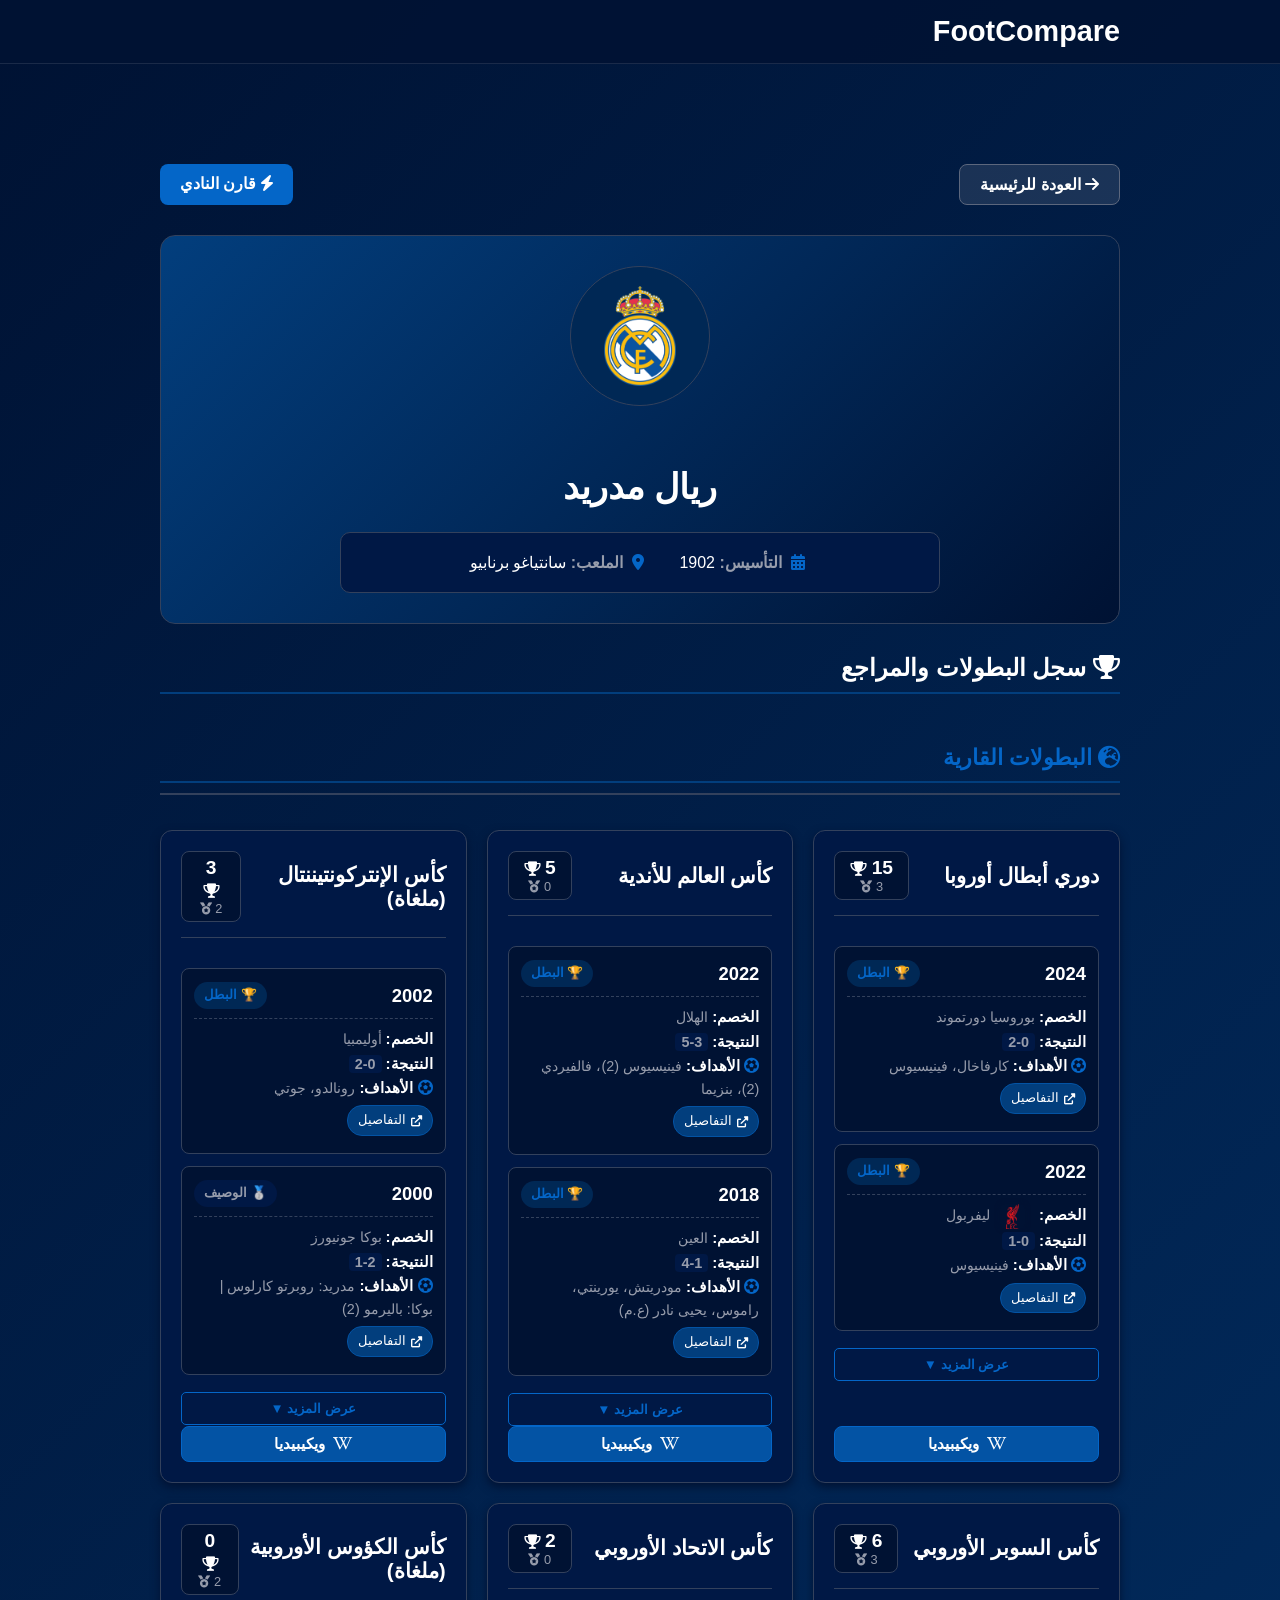
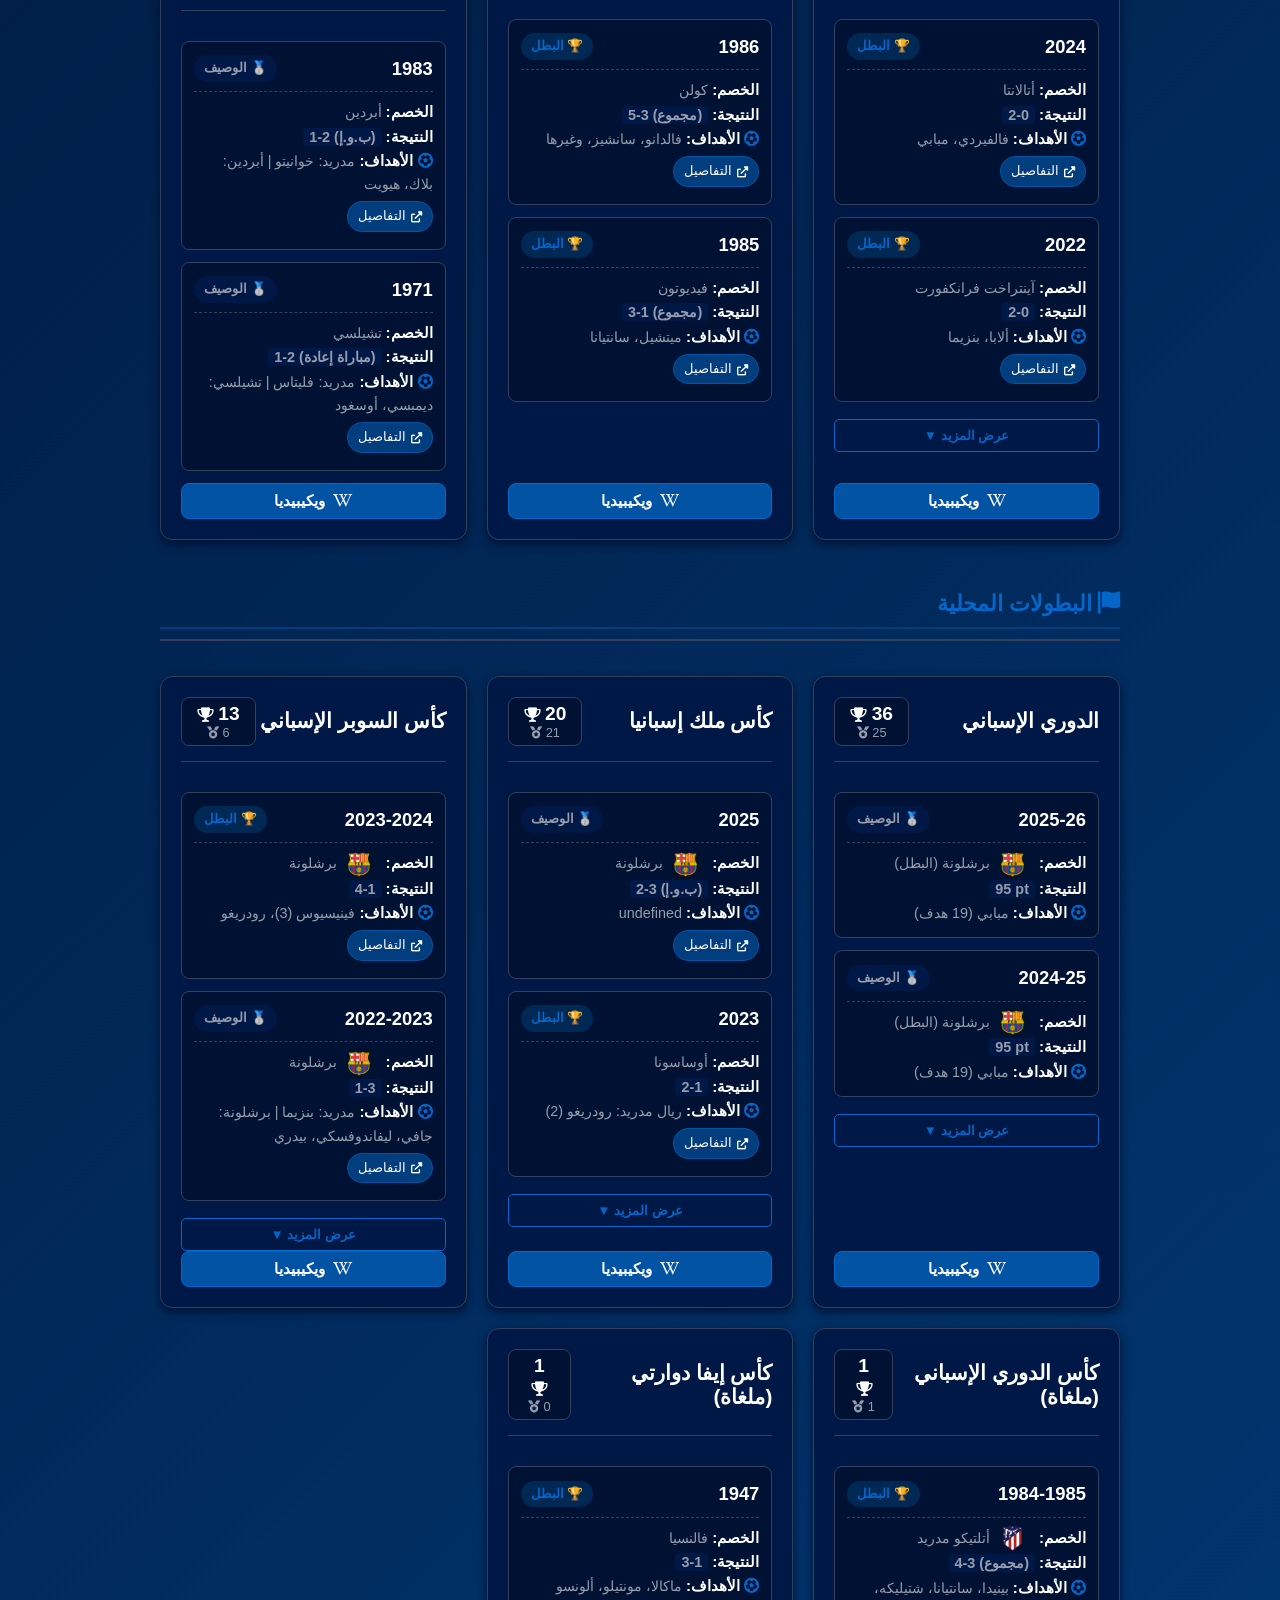
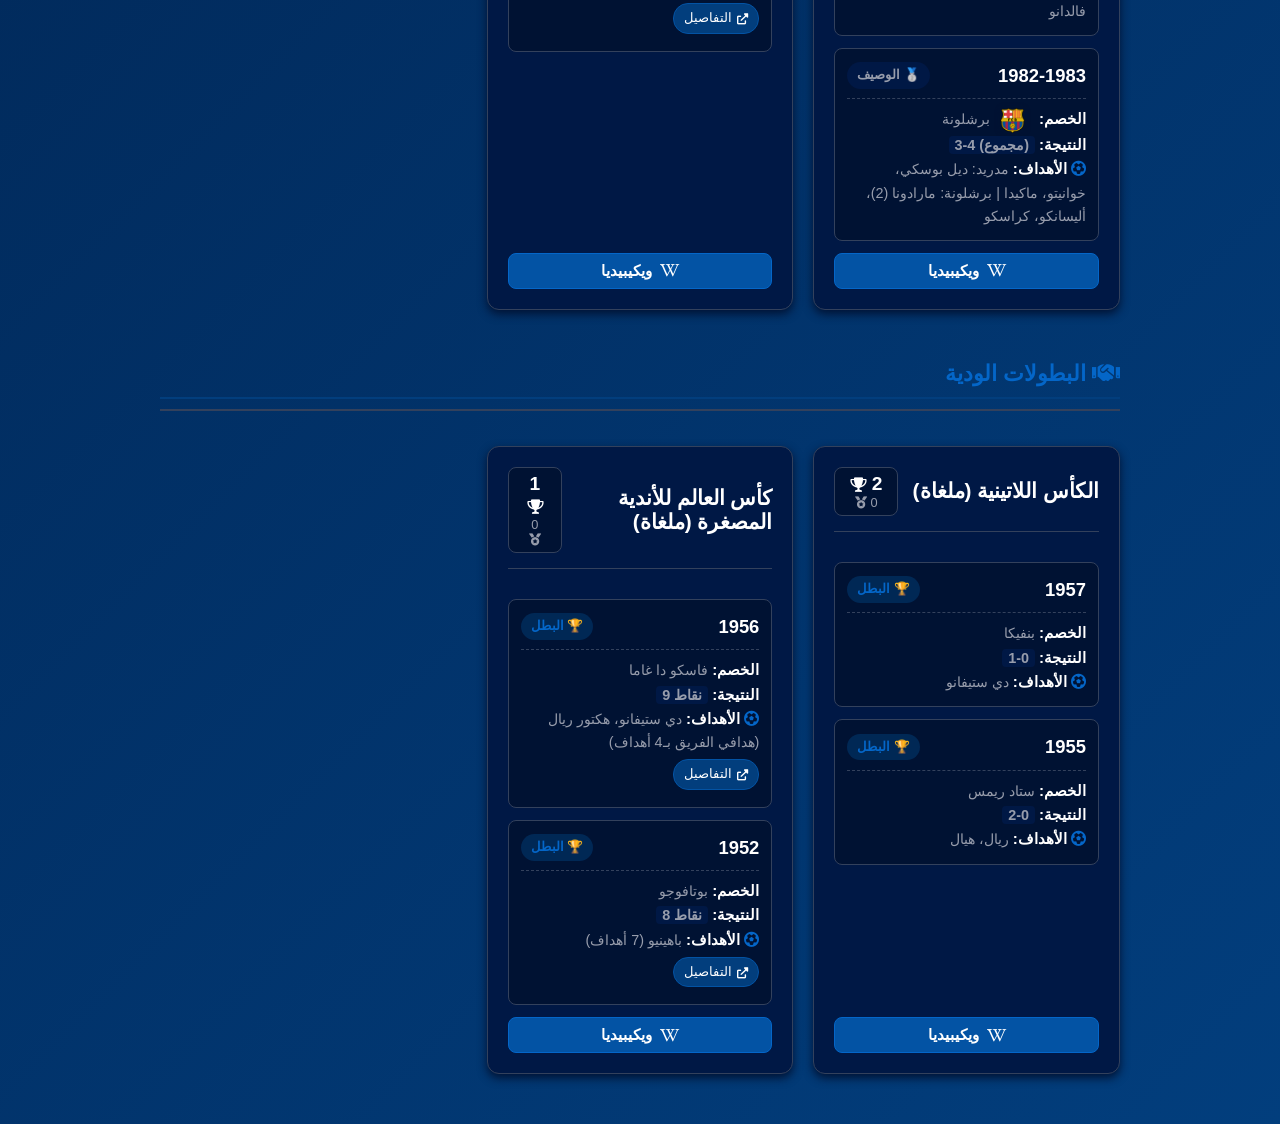
<file: club.html>
<!DOCTYPE html>
<html lang="ar" dir="rtl">
<head>
    <meta charset="UTF-8">
    <meta name="viewport" content="width=device-width, initial-scale=1.0">
    <title>تفاصيل النادي - FootCompare</title>
    <link rel="stylesheet" href="style.css">
    <link rel="stylesheet" href="https://cdnjs.cloudflare.com/ajax/libs/font-awesome/6.0.0/css/all.min.css">
</head>
<body>

    <header>
        <div class="header-container">
            <a href="index.html" class="logo" style="text-decoration: none; color: white;">FootCompare</a>
        </div>
    </header>

    <main class="club-page-main">
        <div class="page-actions">
            <a href="index.html" class="action-btn back-btn"><i class="fas fa-arrow-right"></i> <span id="backText">العودة للرئيسية</span></a>
            <a href="index.html" class="action-btn compare-action-btn"><i class="fas fa-bolt"></i> <span id="compText">قارن مع نادي آخر</span></a>
        </div>

        <section class="club-profile" id="clubProfile">
            </section>

        <section class="club-trophies">
            <h2><i class="fas fa-trophy"></i> <span id="trophiesTitle">سجل البطولات والمراجع</span></h2>
            <div class="trophies-grid" id="trophiesGrid">
                </div>
        </section>
    </main>
    <script src="database.js" charset="utf-8"></script>
    <script src="club.js" charset="utf-8"></script>
</body>
</html>
</file>
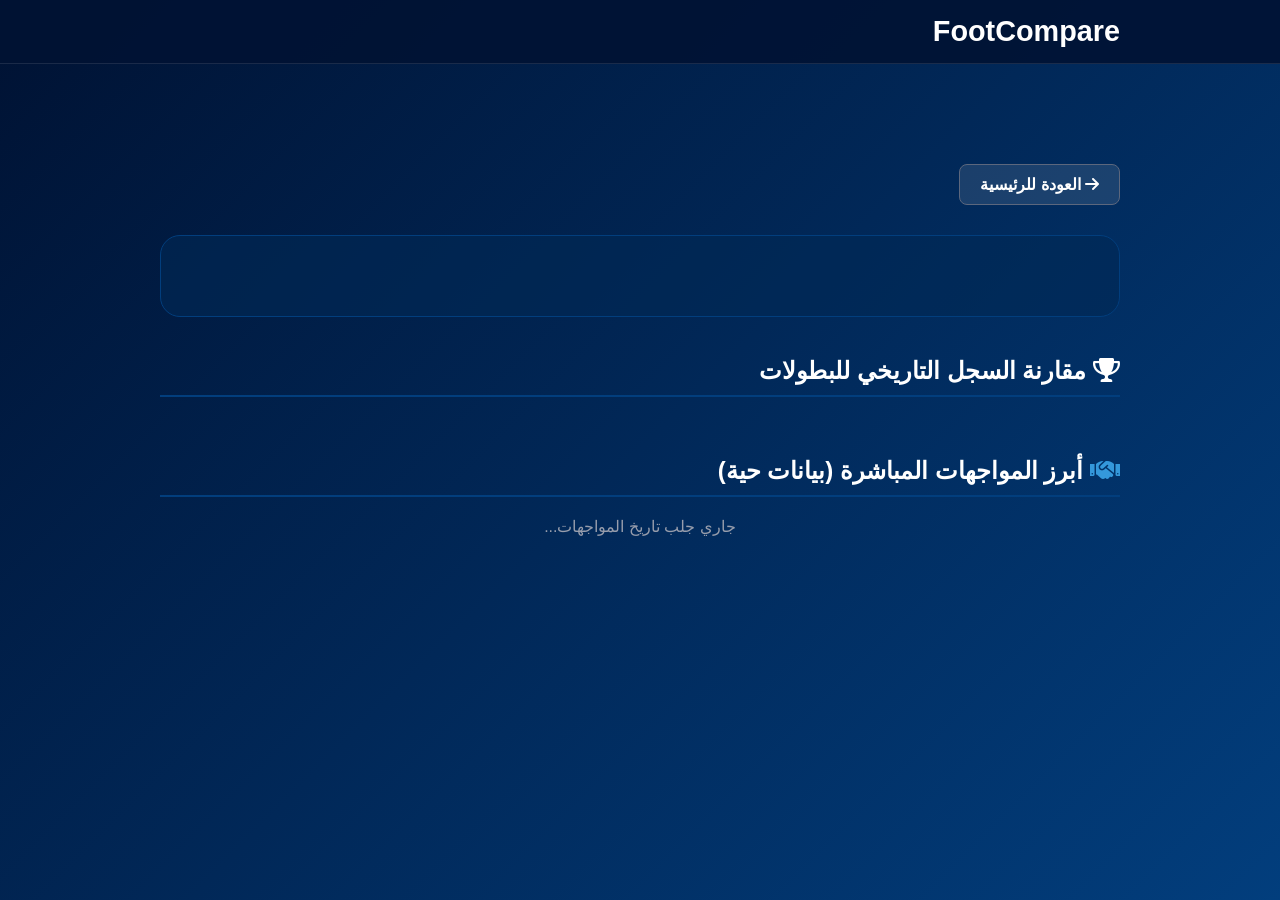
<file: compare.html>
<!DOCTYPE html>
<html lang="ar" dir="rtl">
<head>
    <meta charset="UTF-8">
    <meta name="viewport" content="width=device-width, initial-scale=1.0">
    <title>نتيجة المقارنة - FootCompare</title>
    <link rel="stylesheet" href="style.css">
    <link rel="stylesheet" href="https://cdnjs.cloudflare.com/ajax/libs/font-awesome/6.0.0/css/all.min.css">
</head>
<body>
    <header>
        <div class="header-container">
            <a href="index.html" class="logo" style="text-decoration: none; color: white;">FootCompare</a>
        </div>
    </header>

    <main class="club-page-main">
        <div class="page-actions">
            <a href="index.html" class="action-btn back-btn"><i class="fas fa-arrow-right"></i> <span id="backText">العودة للرئيسية</span></a>
        </div>

        <section class="club-profile" id="compareHeader" style="justify-content: space-around; text-align: center;">
        </section>

        <section class="club-trophies" style="margin-bottom: 40px;">
            <h2><i class="fas fa-trophy"></i> <span id="trophiesTitle">مقارنة السجل التاريخي للبطولات</span></h2>
            <div id="trophiesCompareGrid" style="display: grid; gap: 15px; margin-top: 20px;">
            </div>
        </section>

        <section class="club-trophies">
            <h2><i class="fas fa-handshake" style="color: #3498db;"></i> <span id="h2hTitle">أبرز المواجهات المباشرة (بيانات حية)</span></h2>
            <div id="matchesList" style="display: grid; gap: 15px; margin-top: 20px;">
                <p style="color: var(--light-grey); text-align: center;" id="loadingText">جاري جلب تاريخ المواجهات...</p>
            </div>
        </section>
    </main>
    <script src="database.js" charset="utf-8"></script>
    <script src="compare.js" charset="utf-8"></script>
</body>
</html>
</file>
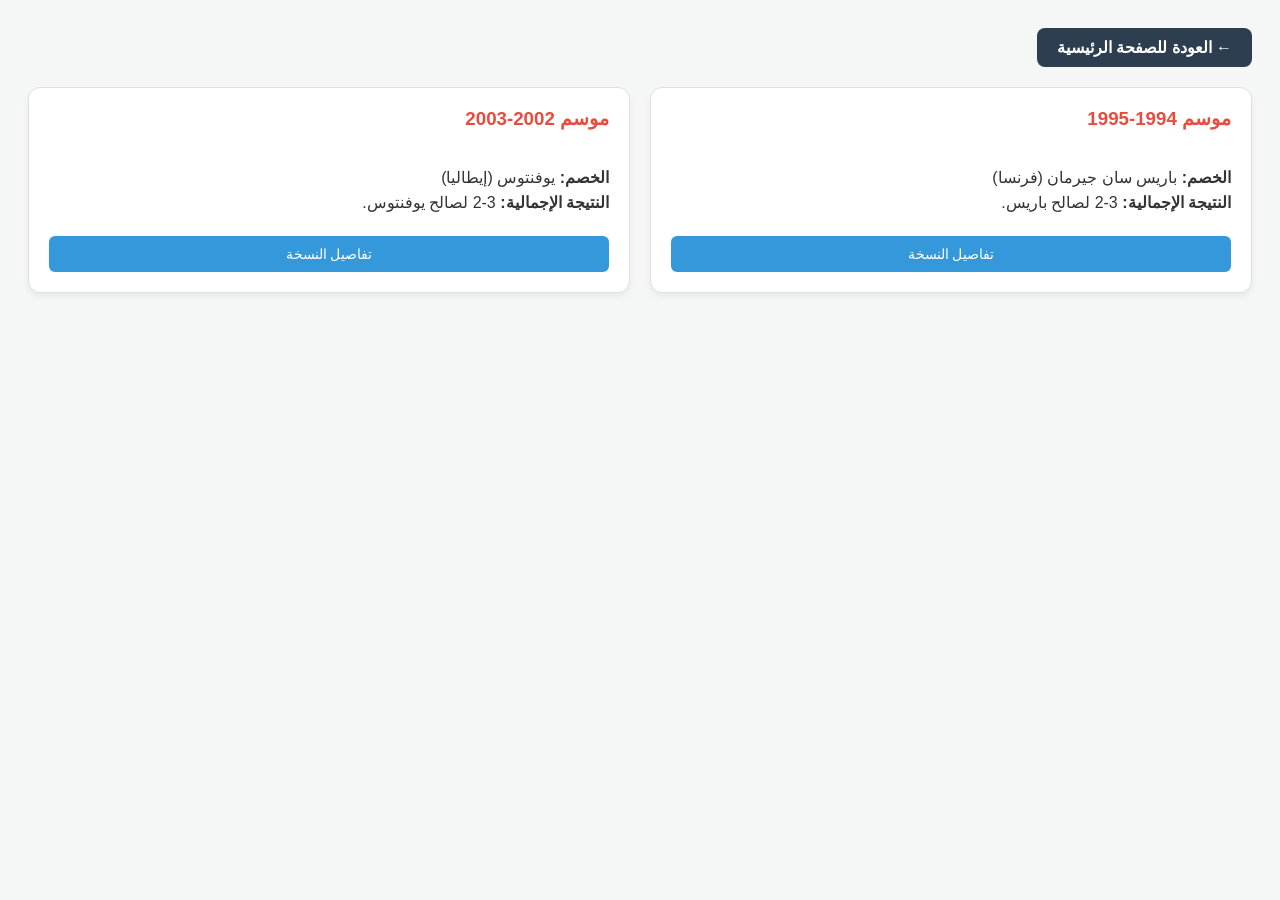
<file: Quarter-finals.html>
<!DOCTYPE html>
<html lang="ar" dir="rtl">
<head>
<meta charset="UTF-8">
<meta name="viewport" content="width=device-width, initial-scale=1.0">
<title>إحصائيات ربع النهائي</title>
<style>
    body {
        font-family: 'Segoe UI', Tahoma, Geneva, Verdana, sans-serif;
        background-color: #f4f7f6;
        color: #333;
        padding: 20px;
    }

    /* تصميم زر العودة للصفحة الرئيسية */
    .home-btn {
        display: inline-block;
        background-color: #2c3e50;
        color: #fff;
        padding: 10px 20px;
        text-decoration: none;
        border-radius: 8px;
        font-weight: bold;
        margin-bottom: 20px;
        transition: background-color 0.3s ease;
    }

    .home-btn:hover {
        background-color: #1a252f;
    }

    /* حاوية البطاقات */
    .cards-container {
        display: grid;
        grid-template-columns: repeat(auto-fit, minmax(300px, 1fr));
        gap: 20px;
    }

    /* تصميم بطاقة الموسم المتناسقة */
    .season-card {
        background-color: #fff;
        border: 1px solid #e0e0e0;
        border-radius: 12px;
        padding: 20px;
        box-shadow: 0 4px 6px rgba(0,0,0,0.05);
        display: flex;
        flex-direction: column;
        justify-content: space-between;
    }

    .season-card h3 {
        margin-top: 0;
        color: #e74c3c; /* لون مميز للعنوان */
    }

    .season-card p {
        line-height: 1.6;
        margin-bottom: 20px;
    }

    /* تصميم زر تفاصيل النسخة */
    .details-btn {
        display: inline-block;
        text-align: center;
        background-color: #3498db;
        color: #fff;
        padding: 10px 15px;
        text-decoration: none;
        border-radius: 6px;
        font-size: 14px;
        transition: background-color 0.3s ease;
    }

    .details-btn:hover {
        background-color: #2980b9;
    }
</style>
</head>
<body>

    <a href="index.html" class="home-btn">← العودة للصفحة الرئيسية</a>

    <div class="cards-container">
        <div class="season-card">
            <h3>موسم 1994-1995</h3>
            <p><strong>الخصم:</strong> باريس سان جيرمان (فرنسا)<br>
            <strong>النتيجة الإجمالية:</strong> 3-2 لصالح باريس.</p>
            <a href="season-details.html" class="details-btn">تفاصيل النسخة</a>
        </div>
        
        <div class="season-card">
            <h3>موسم 2002-2003</h3>
            <p><strong>الخصم:</strong> يوفنتوس (إيطاليا)<br>
            <strong>النتيجة الإجمالية:</strong> 3-2 لصالح يوفنتوس.</p>
            <a href="season-details.html" class="details-btn">تفاصيل النسخة</a>
        </div>
    </div>

</body>
</html>
</file>
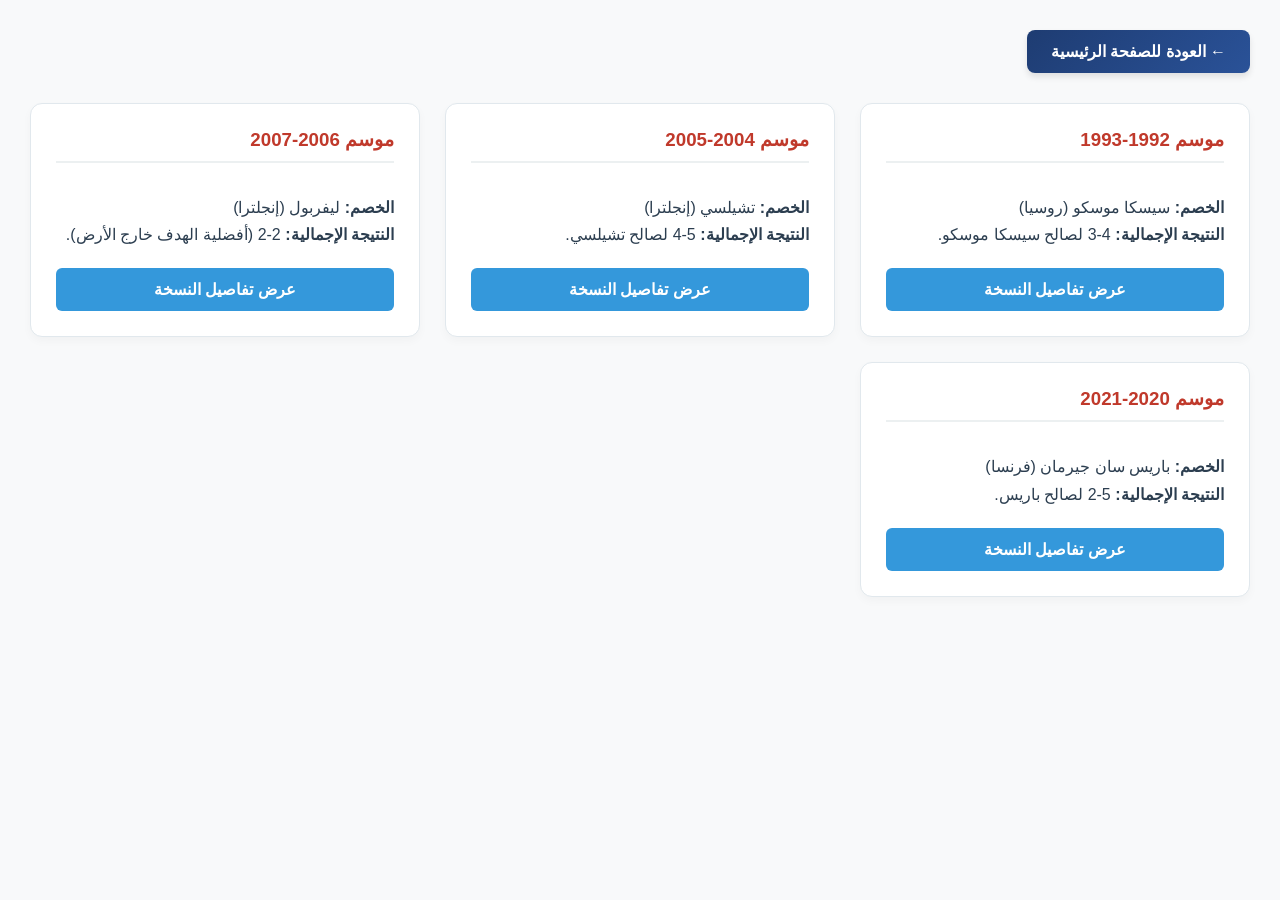
<file: Round-16.html>
<!DOCTYPE html>
<html lang="ar" dir="rtl">
<head>
<meta charset="UTF-8">
<meta name="viewport" content="width=device-width, initial-scale=1.0">
<title>إحصائيات دور الـ 16 - برشلونة</title>
<style>
    body {
        font-family: 'Segoe UI', Tahoma, Geneva, Verdana, sans-serif;
        background-color: #f8f9fa;
        color: #2c3e50;
        padding: 30px;
        margin: 0;
    }

    /* تصميم عصري وجذاب لزر العودة للصفحة الرئيسية */
    .home-btn {
        display: inline-flex;
        align-items: center;
        background: linear-gradient(135deg, #1e3c72 0%, #2a5298 100%);
        color: #ffffff;
        padding: 12px 24px;
        text-decoration: none;
        border-radius: 8px;
        font-weight: bold;
        box-shadow: 0 4px 6px rgba(0,0,0,0.1);
        margin-bottom: 30px;
        transition: transform 0.2s ease, box-shadow 0.2s ease;
    }

    .home-btn:hover {
        transform: translateY(-2px);
        box-shadow: 0 6px 15px rgba(0,0,0,0.15);
    }

    /* شبكة البطاقات المتناسقة */
    .cards-container {
        display: grid;
        grid-template-columns: repeat(auto-fit, minmax(320px, 1fr));
        gap: 25px;
    }

    /* تصميم البطاقات لضمان تساوي الطول والترتيب */
    .season-card {
        background-color: #ffffff;
        border: 1px solid #e1e8ed;
        border-radius: 12px;
        padding: 25px;
        box-shadow: 0 4px 10px rgba(0,0,0,0.03);
        display: flex;
        flex-direction: column;
        transition: transform 0.3s ease;
    }

    .season-card:hover {
        transform: translateY(-5px);
        box-shadow: 0 8px 20px rgba(0,0,0,0.08);
    }

    .season-card h3 {
        margin-top: 0;
        color: #c0392b;
        border-bottom: 2px solid #ecf0f1;
        padding-bottom: 10px;
        margin-bottom: 15px;
    }

    .season-card p {
        line-height: 1.7;
        margin-bottom: 20px;
        flex-grow: 1; /* يجبر النص على أخذ المساحة المتاحة لدفع الزر للأسفل بشكل متساوٍ */
    }

    /* تحويل الرابط إلى زر متناسق وجميل */
    .details-btn {
        display: block;
        text-align: center;
        background-color: #3498db;
        color: #ffffff;
        padding: 12px 0;
        text-decoration: none;
        border-radius: 6px;
        font-weight: 600;
        transition: background-color 0.2s ease, transform 0.1s ease;
    }

    .details-btn:hover {
        background-color: #2980b9;
    }

    .details-btn:active {
        transform: scale(0.98);
    }
</style>
</head>
<body>

    <a href="index.html" class="home-btn">← العودة للصفحة الرئيسية</a>

    <div class="cards-container">
        
        <div class="season-card">
            <h3>موسم 1992-1993</h3>
            <p><strong>الخصم:</strong> سيسكا موسكو (روسيا)<br>
            <strong>النتيجة الإجمالية:</strong> 4-3 لصالح سيسكا موسكو.</p>
            <a href="season-details.html" class="details-btn">عرض تفاصيل النسخة</a>
        </div>
        
        <div class="season-card">
            <h3>موسم 2004-2005</h3>
            <p><strong>الخصم:</strong> تشيلسي (إنجلترا)<br>
            <strong>النتيجة الإجمالية:</strong> 5-4 لصالح تشيلسي.</p>
            <a href="season-details.html" class="details-btn">عرض تفاصيل النسخة</a>
        </div>

        <div class="season-card">
            <h3>موسم 2006-2007</h3>
            <p><strong>الخصم:</strong> ليفربول (إنجلترا)<br>
            <strong>النتيجة الإجمالية:</strong> 2-2 (أفضلية الهدف خارج الأرض).</p>
            <a href="season-details.html" class="details-btn">عرض تفاصيل النسخة</a>
        </div>

        <div class="season-card">
            <h3>موسم 2020-2021</h3>
            <p><strong>الخصم:</strong> باريس سان جيرمان (فرنسا)<br>
            <strong>النتيجة الإجمالية:</strong> 5-2 لصالح باريس.</p>
            <a href="season-details.html" class="details-btn">عرض تفاصيل النسخة</a>
        </div>

    </div>

</body>
</html>
</file>
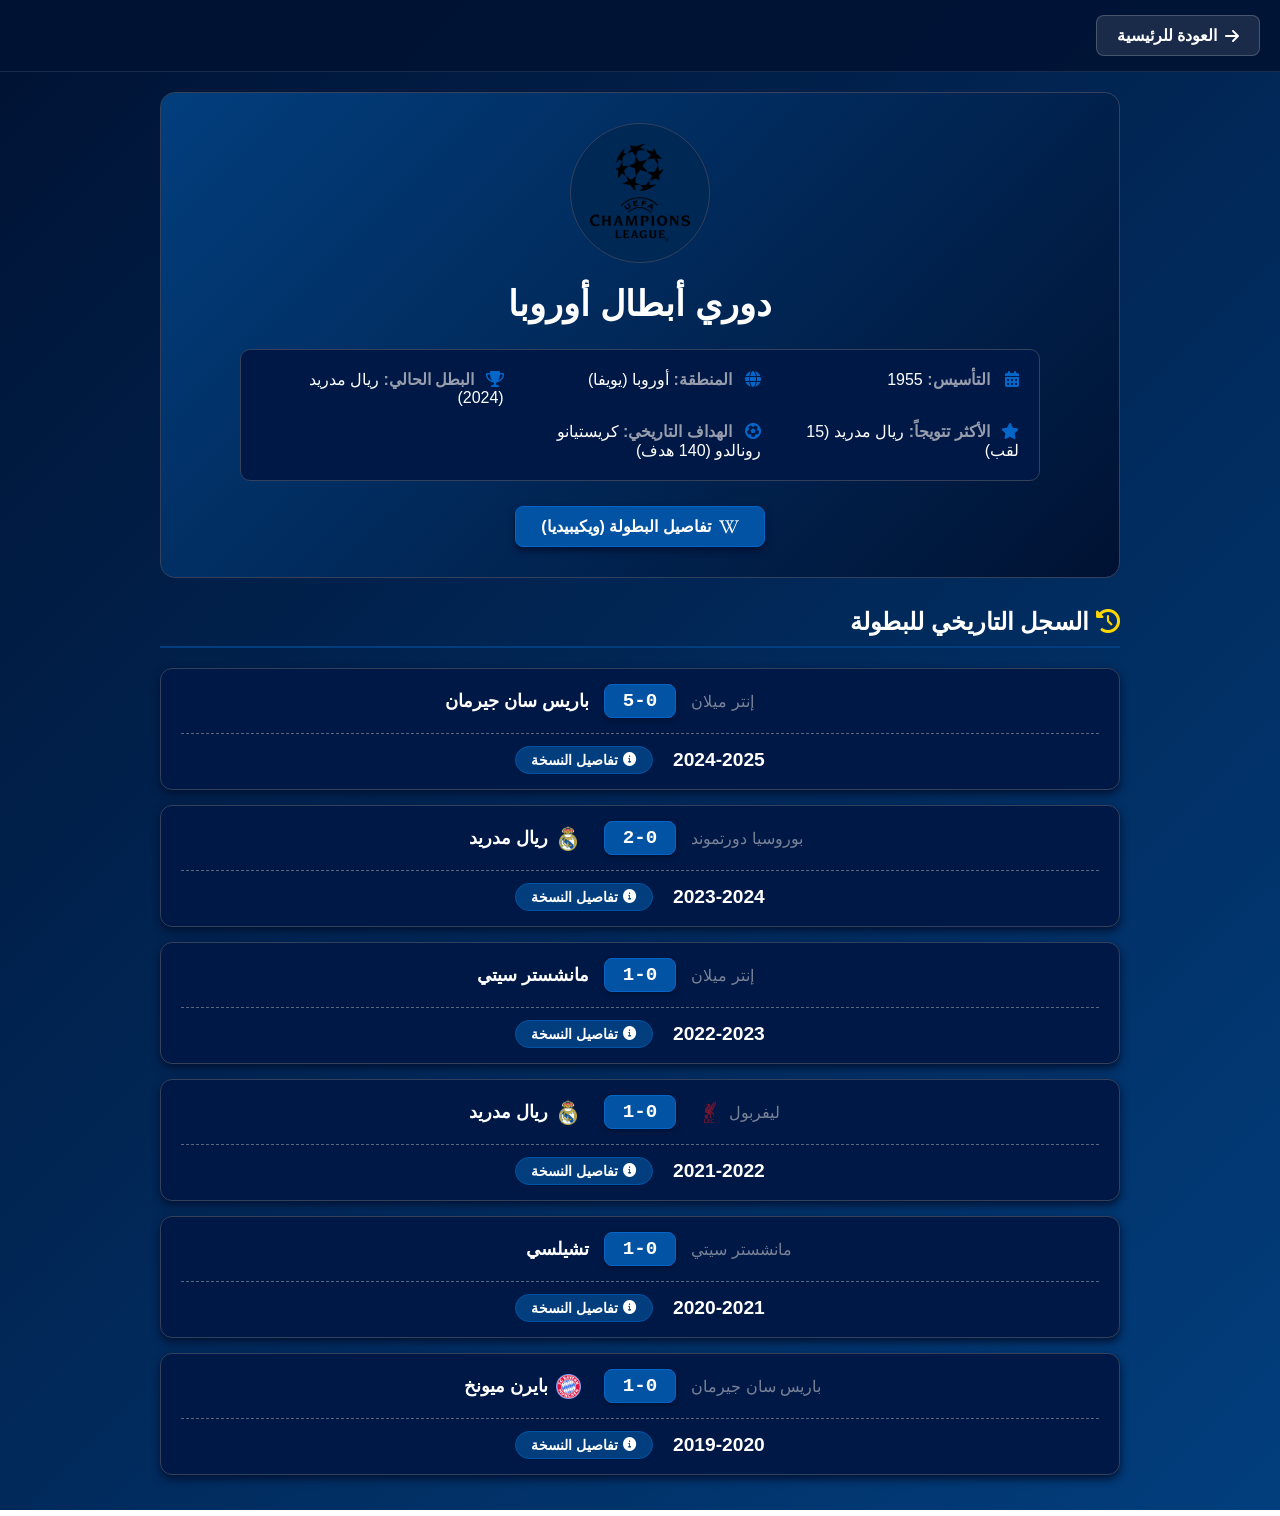
<file: tournament.html>
<!DOCTYPE html>
<html lang="ar" dir="rtl">
<head>
    <meta charset="UTF-8">
    <meta name="viewport" content="width=device-width, initial-scale=1.0">
    <title>تفاصيل البطولة</title>
    <link rel="stylesheet" href="style.css">
    <link rel="stylesheet" href="https://cdnjs.cloudflare.com/ajax/libs/font-awesome/6.0.0/css/all.min.css">
</head>
<body>
    <header>
        <div class="header-content" style="display: flex; justify-content: space-between; align-items: center; width: 100%; max-width: 1200px; padding: 0 20px;">
            <a href="index.html" style="display: inline-flex; align-items: center; gap: 8px; background: rgba(255,255,255,0.1); color: var(--text-white); text-decoration: none; padding: 10px 20px; border-radius: 8px; font-weight: bold; border: 1px solid rgba(255,255,255,0.2); transition: 0.3s;"><i class="fas fa-arrow-right"></i> <span id="backText">العودة للرئيسية</span></a>
        </div>
    </header>

    <main class="club-page" style="max-width: 1000px; margin: 0 auto; padding: 20px;">
        <section id="tournamentProfile" class="club-header" style="background: linear-gradient(135deg, rgba(0,40,85,0.9) 0%, rgba(0,0,0,0.8) 100%); padding: 30px; border-radius: 15px; border: 1px solid var(--light-blue); box-shadow: 0 4px 15px rgba(0,0,0,0.5); display: flex; align-items: center; gap: 30px; margin-bottom: 30px; flex-wrap: wrap;">
            </section>

        <section class="club-trophies">
            <h2><i class="fas fa-history" style="color: gold;"></i> <span id="historyTitle">السجل التاريخي للبطولة</span></h2>
            <div id="tournamentHistoryList" style="margin-top: 20px;">
                </div>
        </section>
    </main>

    <script src="database.js" charset="utf-8"></script>
    <script src="tournament.js" charset="utf-8"></script>
</body>
</html>
</file>
<file: style.css>
:root {
    --deep-blue: #001233;
    --dark-blue: #002855;
    --mid-blue: #023E7D;
    --light-blue: #0466C8;
    --grey-blue: #5C677D;
    --light-grey: #979DAC;
    --text-white: #ffffff;
}

* {
    box-sizing: border-box;
    margin: 0;
    padding: 0;
    font-family: 'Segoe UI', Tahoma, Geneva, Verdana, sans-serif;
}

body {
    background-color: var(--deep-blue);
    color: var(--text-white);
    background: linear-gradient(135deg, var(--deep-blue) 0%, var(--mid-blue) 100%);
    min-height: 100vh;
}

header {
    background-color: rgba(0, 18, 51, 0.9);
    padding: 15px 0;
    border-bottom: 1px solid rgba(255,255,255,0.1);
}

.header-container {
    max-width: 1000px;
    margin: 0 auto;
    display: flex;
    justify-content: space-between;
    align-items: center;
    padding: 0 20px;
}

.logo {
    font-size: 1.8rem;
    font-weight: bold;
}

.lang-btn {
    background-color: transparent;
    border: 1px solid var(--light-blue);
    color: var(--text-white);
    padding: 8px 15px;
    border-radius: 5px;
    cursor: pointer;
    transition: 0.3s;
}

.lang-btn:hover {
    background-color: var(--light-blue);
}

.hero-section {
    max-width: 800px;
    margin: 60px auto 40px;
    text-align: center;
    padding: 0 20px;
}

.hero-section h1 {
    font-size: 2.2rem;
    margin-bottom: 15px;
}

.hero-section p {
    color: var(--light-grey);
    margin-bottom: 30px;
}

.search-container {
    background-color: rgba(255, 255, 255, 0.1);
    border: 1px solid var(--grey-blue);
    border-radius: 30px;
    display: flex;
    padding: 5px 15px;
    max-width: 500px;
    margin: 0 auto;
}

.search-container input {
    background-color: transparent;
    border: none;
    color: white;
    padding: 10px;
    width: 100%;
    outline: none;
}

.search-container button {
    background: none;
    border: none;
    color: var(--light-grey);
    cursor: pointer;
}

/* بطاقة المقارنة */
.compare-card {
    max-width: 900px;
    margin: 0 auto 50px;
    padding: 0 20px;
}

.card-container {
    background-color: rgba(0, 40, 85, 0.4);
    border: 1px solid rgba(255, 255, 255, 0.1);
    border-radius: 20px;
    padding: 40px;
    display: flex;
    justify-content: space-between;
    align-items: center;
    flex-wrap: wrap;
}

.team-selection {
    flex: 1;
    text-align: center;
    min-width: 250px;
}

.logo-placeholder {
    width: 140px;
    height: 140px;
    border: 2px solid var(--grey-blue);
    border-radius: 15px;
    margin: 0 auto 20px;
    display: flex;
    justify-content: center;
    align-items: center;
    background-color: rgba(255, 255, 255, 0.05);
}

.logo-placeholder img {
    max-width: 80%;
    max-height: 80%;
    object-fit: contain;
}

.team-selection h3 {
    margin-bottom: 15px;
    color: var(--light-grey);
    font-size: 1.1rem;
}

.select-wrapper {
    position: relative;
    background-color: rgba(0, 0, 0, 0.2);
    border: 1px solid var(--mid-blue);
    border-radius: 8px;
    margin: 0 auto;
    width: 80%;
}

select {
    appearance: none;
    background: transparent;
    border: none;
    color: white;
    padding: 12px;
    width: 100%;
    text-align: center;
    cursor: pointer;
    outline: none;
    font-size: 1rem;
}

select option {
    background-color: var(--dark-blue);
}

.caret-icon {
    position: absolute;
    left: 15px;
    top: 50%;
    transform: translateY(-50%);
    pointer-events: none;
    color: var(--light-grey);
}

.vs-divider {
    display: flex;
    justify-content: center;
    align-items: center;
    padding: 20px;
}

.vs-circle {
    background-color: rgba(255, 255, 255, 0.1);
    border: 1px solid var(--grey-blue);
    border-radius: 50%;
    width: 60px;
    height: 60px;
    display: flex;
    justify-content: center;
    align-items: center;
    font-weight: bold;
    font-size: 1.2rem;
    color: var(--light-blue);
}

.card-bottom {
    width: 100%;
    text-align: center;
    margin-top: 40px;
}

.compare-btn {
    background-color: var(--light-blue);
    color: white;
    border: none;
    padding: 15px 40px;
    border-radius: 30px;
    font-size: 1.1rem;
    font-weight: bold;
    cursor: pointer;
    transition: 0.3s;
}

.compare-btn:hover {
    background-color: var(--mid-blue);
    transform: translateY(-2px);
}

/* جعل التصميم متجاوباً لشاشات الهواتف */
@media (max-width: 768px) {
    .card-container {
        flex-direction: column;
        padding: 20px;
    }
    
    .team-selection {
        width: 100%;
        margin-bottom: 20px;
    }

    .vs-divider {
        padding: 10px;
    }
}
/* =========================================
   تنسيقات صفحة النادي (club.html)
   ========================================= */
.club-page-main {
    max-width: 1000px;
    margin: 100px auto 50px;
    padding: 0 20px;
}

.page-actions {
    display: flex;
    justify-content: space-between;
    margin-bottom: 30px;
}

.action-btn {
    padding: 10px 20px;
    border-radius: 8px;
    text-decoration: none;
    font-weight: bold;
    color: white;
    transition: 0.3s;
}

.back-btn {
    background-color: rgba(255, 255, 255, 0.1);
    border: 1px solid var(--grey-blue);
}

.back-btn:hover {
    background-color: rgba(255, 255, 255, 0.2);
}

.compare-action-btn {
    background-color: var(--light-blue);
}

.compare-action-btn:hover {
    background-color: var(--mid-blue);
}

/* بطاقة البروفايل */
.club-profile {
    background-color: rgba(0, 40, 85, 0.6);
    border: 1px solid var(--mid-blue);
    border-radius: 20px;
    padding: 40px;
    display: flex;
    align-items: center;
    gap: 40px;
    margin-bottom: 40px;
}

.club-profile-logo {
    width: 200px;
    height: 200px;
    background-color: rgba(255, 255, 255, 0.05);
    border-radius: 20px;
    padding: 20px;
    display: flex;
    justify-content: center;
    align-items: center;
}

.club-profile-logo img {
    max-width: 100%;
    max-height: 100%;
    object-fit: contain;
}

.club-info h1 {
    font-size: 2.5rem;
    margin-bottom: 15px;
    color: var(--text-white);
}

.club-info p {
    font-size: 1.2rem;
    color: var(--light-grey);
    margin-bottom: 10px;
}

.club-info i {
    color: var(--light-blue);
    width: 25px;
}

/* شبكة البطولات والمراجع */
.club-trophies h2 {
    margin-bottom: 20px;
    color: var(--text-white);
    border-bottom: 2px solid var(--mid-blue);
    padding-bottom: 10px;
}

.trophies-grid {
    display: grid;
    grid-template-columns: repeat(auto-fit, minmax(300px, 1fr));
    gap: 20px;
}

.trophy-card {
    background-color: rgba(255, 255, 255, 0.05);
    border: 1px solid rgba(255, 255, 255, 0.1);
    border-radius: 15px;
    padding: 20px;
    display: flex;
    flex-direction: column;
    justify-content: space-between;
}

.trophy-header {
    display: flex;
    justify-content: space-between;
    align-items: center;
    margin-bottom: 15px;
}

.trophy-header h3 {
    color: var(--text-white);
}

.trophy-count {
    background-color: var(--light-blue);
    color: white;
    padding: 5px 15px;
    border-radius: 20px;
    font-weight: bold;
}

/* زر مرجع ويكيبيديا */
.wiki-ref-btn {
    display: inline-block;
    margin-top: 15px;
    padding: 8px 15px;
    background-color: transparent;
    border: 1px solid var(--grey-blue);
    color: var(--light-grey);
    text-decoration: none;
    border-radius: 5px;
    font-size: 0.9rem;
    transition: 0.3s;
    text-align: center;
}

.wiki-ref-btn:hover {
    background-color: #33415C; /* لون رمادي مزرق عند التمرير */
    color: white;
}

/* متجاوب للهواتف */
@media (max-width: 768px) {
    .club-profile {
        flex-direction: column;
        text-align: center;
    }
}
</file>
